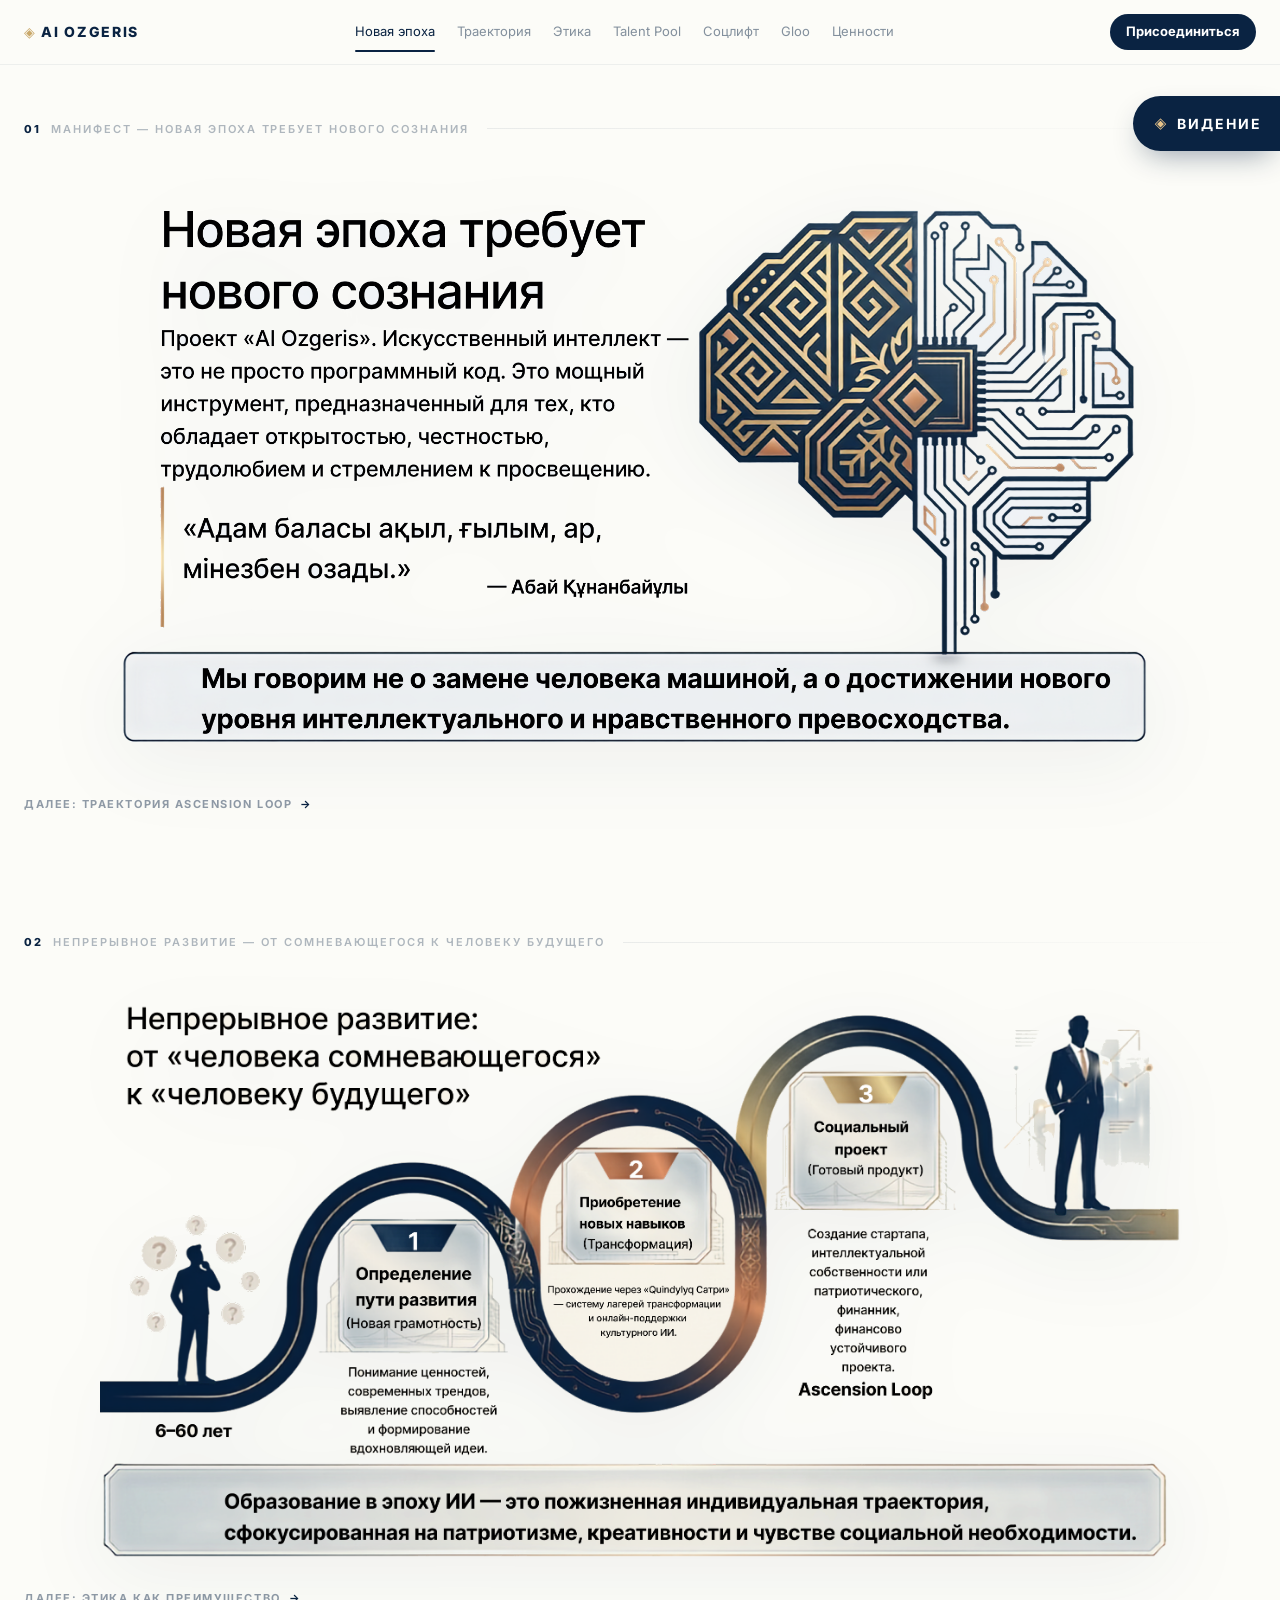
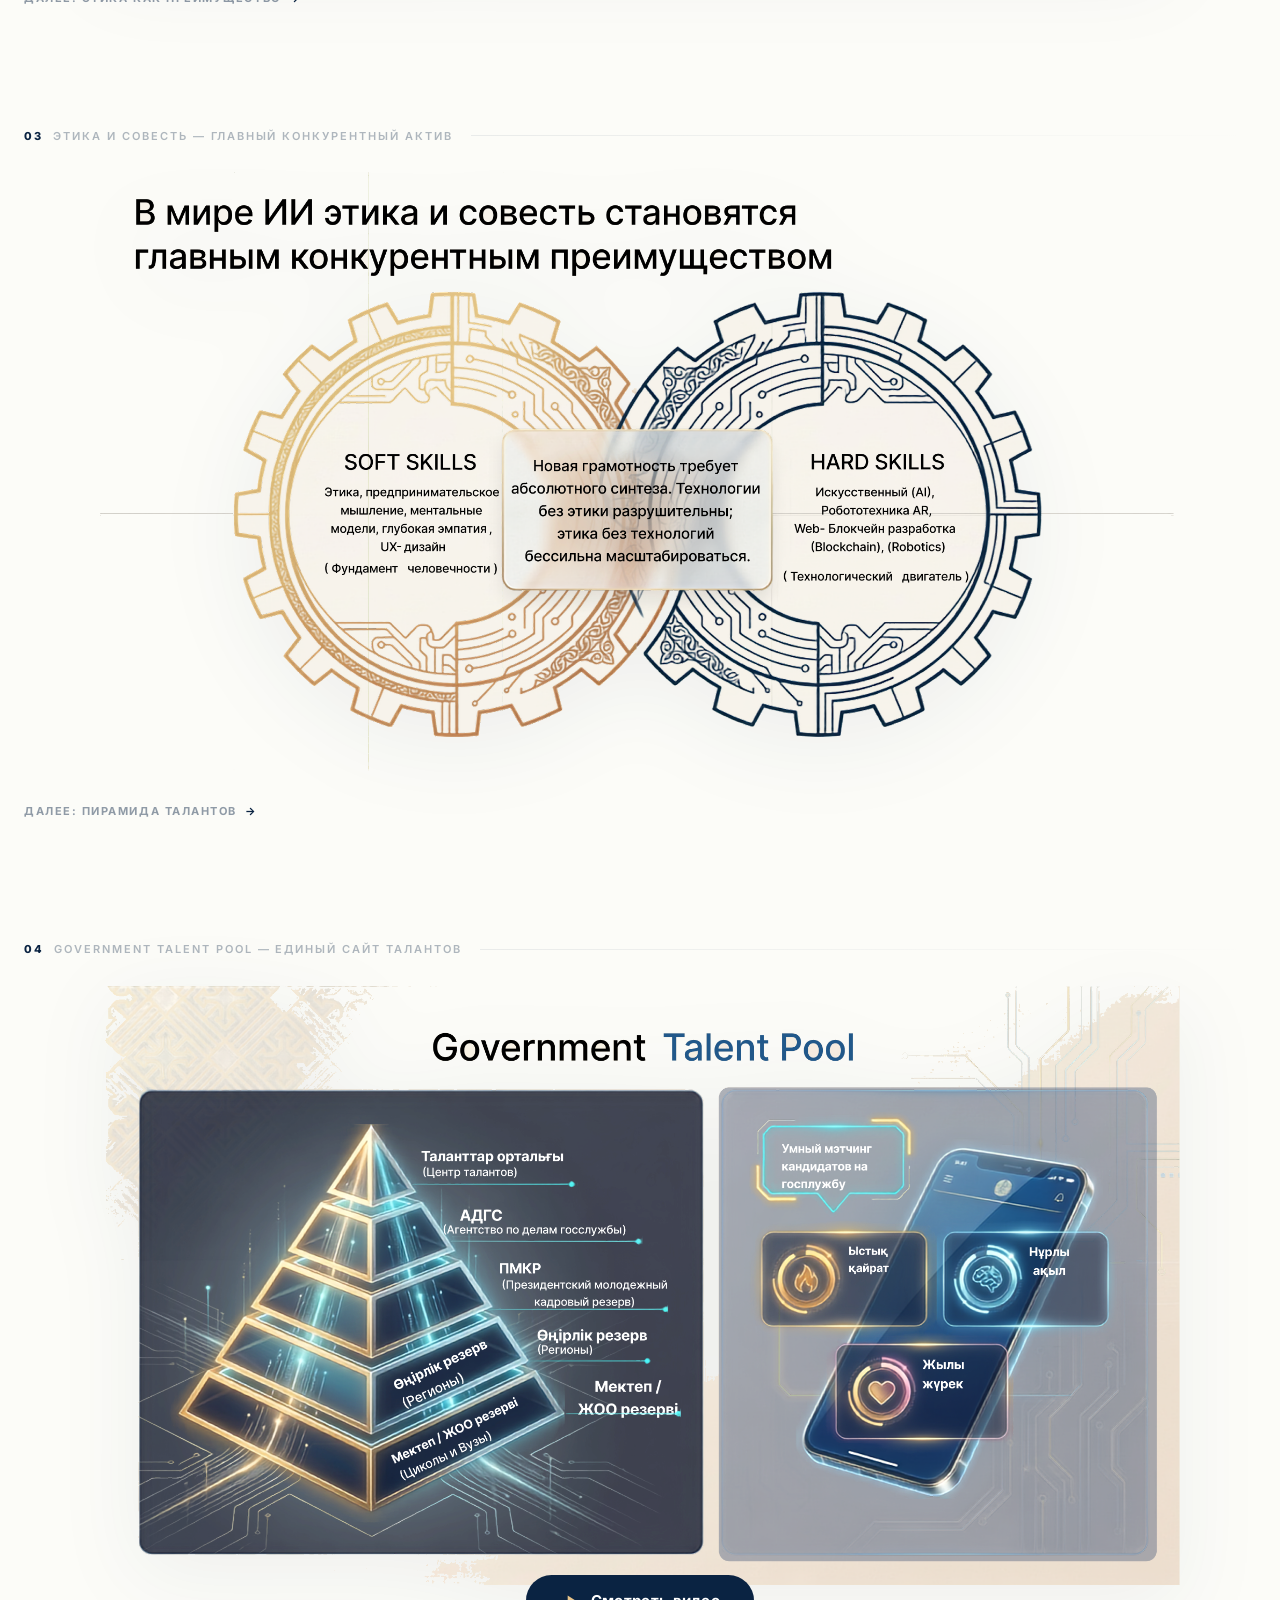
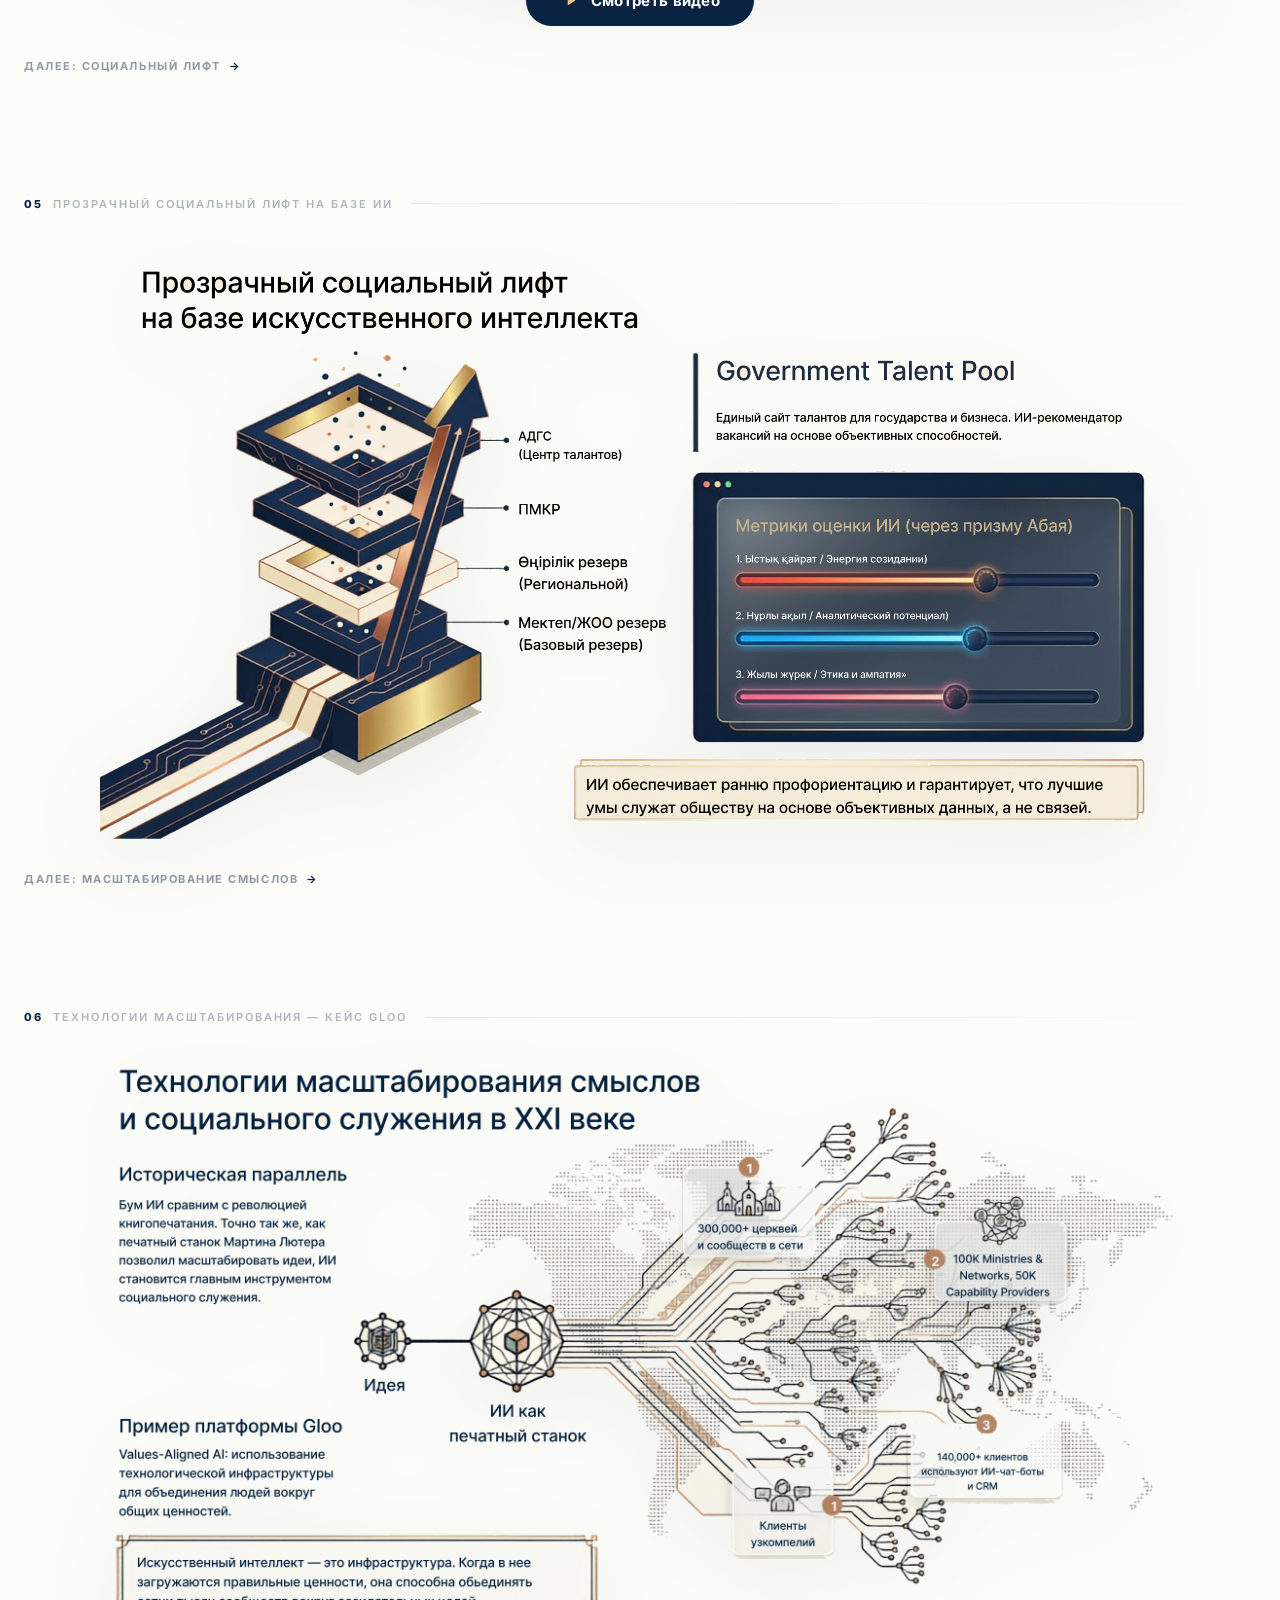
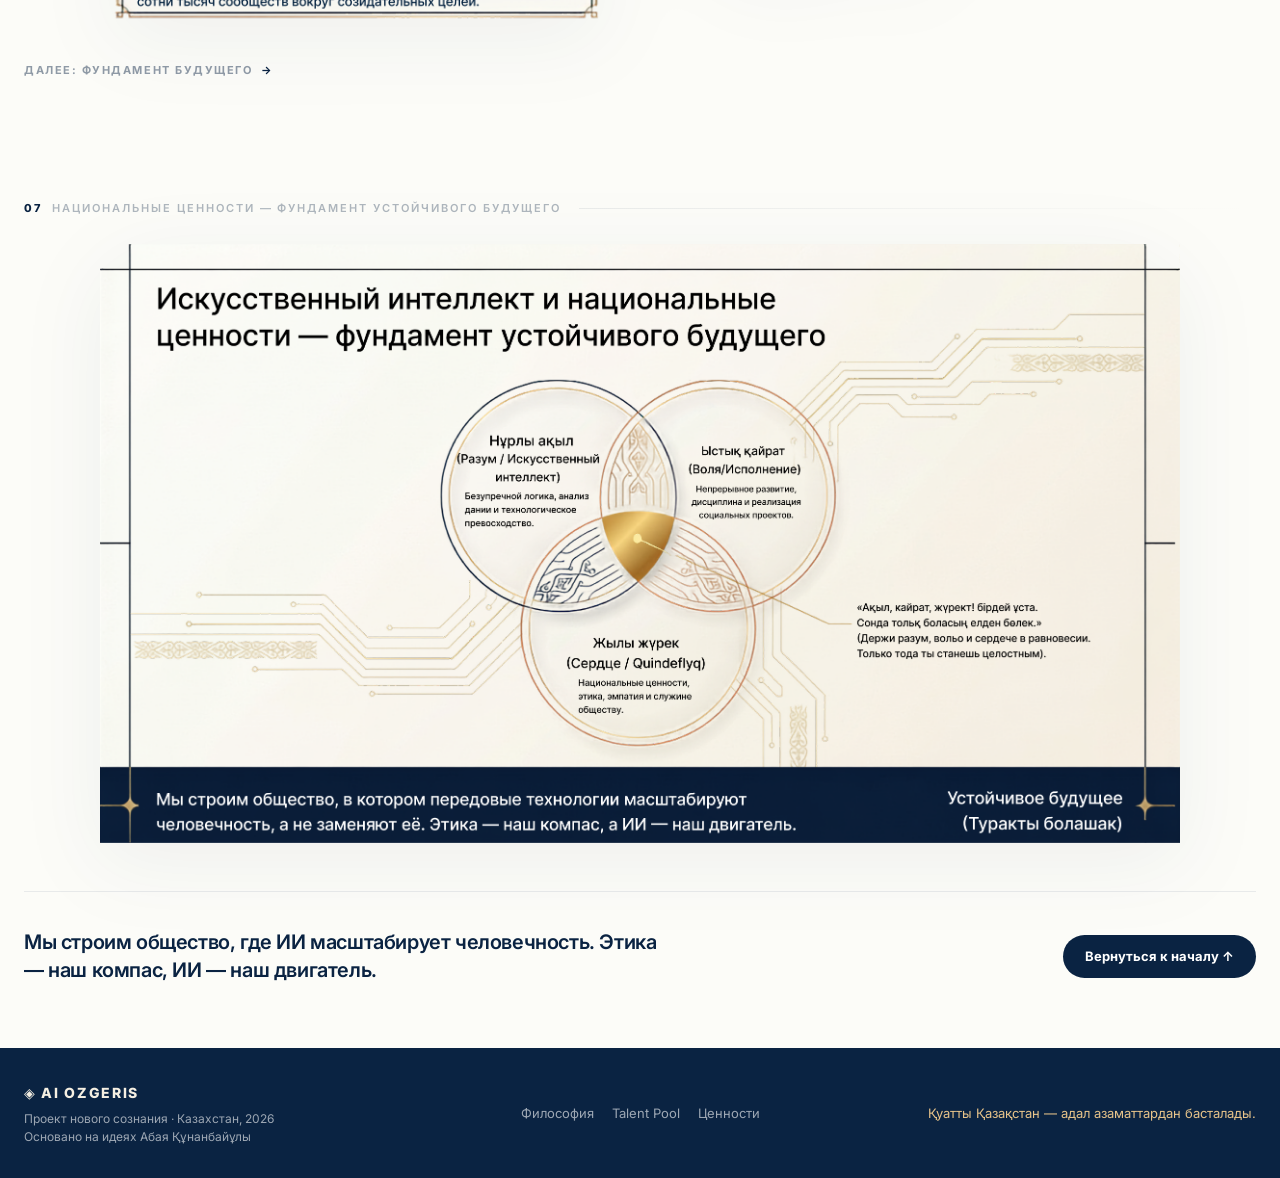
<file: index.html>
<!DOCTYPE html>
<html lang="ru">
<head>
<meta charset="UTF-8">
<meta name="viewport" content="width=device-width, initial-scale=1.0">
<title>AI Ozgeris — Новая эпоха требует нового сознания</title>
<link href="https://fonts.googleapis.com/css2?family=Inter:wght@400;500;600;700;800&family=Cormorant+Garamond:wght@600&display=swap" rel="stylesheet">
<link rel="stylesheet" href="style.css">
</head>
<body>
<div class="progress" id="progress"></div>

<nav class="nav" id="nav">
  <div class="nav-inner">
    <a class="logo" href="#"><span class="logo-mark">◈</span> AI OZGERIS</a>
    <div class="nav-links">
      <a href="#s1" data-n="01">Новая эпоха</a>
      <a href="#s2" data-n="02">Траектория</a>
      <a href="#s3" data-n="03">Этика</a>
      <a href="#s4" data-n="04">Talent Pool</a>
      <a href="#s5" data-n="05">Соцлифт</a>
      <a href="#s6" data-n="06">Gloo</a>
      <a href="#s7" data-n="07">Ценности</a>
    </div>
    <a class="nav-cta" href="#s4">Присоединиться</a>
    <button class="burger" onclick="toggleMenu()" aria-label="меню">☰</button>
  </div>
  <div class="mobile-menu" id="mobileMenu">
    <a href="#s1">01 Новая эпоха</a><a href="#s2">02 Траектория</a><a href="#s3">03 Этика</a><a href="#s4">04 Talent Pool</a><a href="#s5">05 Соцлифт</a><a href="#s6">06 Gloo</a><a href="#s7">07 Ценности</a>
  </div>
</nav>

<main>

  <section id="s1" class="png-sec sec-1" data-chapter="01 / Манифест">
    <div class="container">
      <div class="chapter-label"><span>01</span> Манифест — Новая эпоха требует нового сознания</div>
      <div class="png-card reveal">
        <img src="pngs/Group 2672_apple.png" alt="Новая эпоха требует нового сознания — мозг орнамент и плата" loading="eager">
      </div>
      <a class="next-chapter" href="#s2">Далее: Траектория Ascension Loop <span>→</span></a>
    </div>
  </section>

  <section id="s2" class="png-sec sec-2" data-chapter="02 / Траектория">
    <div class="container">
      <div class="chapter-label dark"><span>02</span> Непрерывное развитие — от сомневающегося к человеку будущего</div>
      <div class="png-card reveal">
        <img src="pngs/Group 2673_apple.png" alt="Траектория 3 этапа Ascension Loop" loading="lazy">
      </div>
      <a class="next-chapter" href="#s3">Далее: Этика как преимущество <span>→</span></a>
    </div>
  </section>

  <section id="s3" class="png-sec sec-3" data-chapter="03 / Этика">
    <div class="container">
      <div class="chapter-label"><span>03</span> Этика и совесть — главный конкурентный актив</div>
      <div class="png-card reveal">
        <img src="pngs/Group 2674_apple.png" alt="Soft vs Hard skills шестерни" loading="lazy">
      </div>
      <a class="next-chapter" href="#s4">Далее: Пирамида талантов <span>→</span></a>
    </div>
  </section>

  <section id="s4" class="png-sec sec-4" data-chapter="04 / Talent Pool">
    <div class="container">
      <div class="chapter-label"><span>04</span> Government Talent Pool — единый сайт талантов</div>
      <div class="png-card reveal">
        <img src="pngs/Group 2675_apple.png" alt="Пирамида талантов и телефон матчинга" loading="lazy">
      </div>
      <button class="video-open" data-video="video/смарт hr.MOV">
        <svg viewBox="0 0 24 24" aria-hidden="true"><path d="M8 5v14l11-7z"/></svg>
        Смотреть видео
      </button>
      <a class="next-chapter" href="#s5">Далее: Социальный лифт <span>→</span></a>
    </div>
  </section>

  <section id="s5" class="png-sec sec-5" data-chapter="05 / Соцлифт">
    <div class="container">
      <div class="chapter-label"><span>05</span> Прозрачный социальный лифт на базе ИИ</div>
      <div class="png-card reveal">
        <img src="pngs/Group 2676_apple.png" alt="Социальный лифт и метрики Абая" loading="lazy">
      </div>
      <a class="next-chapter" href="#s6">Далее: Масштабирование смыслов <span>→</span></a>
    </div>
  </section>

  <section id="s6" class="png-sec sec-6" data-chapter="06 / Gloo">
    <div class="container">
      <div class="chapter-label"><span>06</span> Технологии масштабирования — кейс Gloo</div>
      <div class="png-card wide reveal">
        <img src="pngs/Group 2677_apple.png" alt="Карта мира печатный станок Gloo" loading="lazy">
      </div>
      <a class="next-chapter" href="#s7">Далее: Фундамент будущего <span>→</span></a>
    </div>
  </section>

  <section id="s7" class="png-sec sec-7" data-chapter="07 / Ценности">
    <div class="container">
      <div class="chapter-label"><span>07</span> Национальные ценности — фундамент устойчивого будущего</div>
      <div class="png-card reveal">
        <img src="pngs/Group 2678_apple.png" alt="Venn Нұрлы ақыл Ыстық қайрат Жылы жүрек" loading="lazy">
      </div>
      <div class="cta-final">
        <p>Мы строим общество, где ИИ масштабирует человечность. Этика — наш компас, ИИ — наш двигатель.</p>
        <a href="#s1" class="btn-gold">Вернуться к началу ↑</a>
      </div>
    </div>
  </section>
</main>

<footer class="footer">
  <div class="container foot-grid">
    <div><span class="logo">◈ AI OZGERIS</span><p>Проект нового сознания · Казахстан, 2026<br>Основано на идеях Абая Құнанбайұлы</p></div>
    <div class="foot-links"><a href="#s1">Философия</a><a href="#s4">Talent Pool</a><a href="#s7">Ценности</a></div>
    <div class="foot-cta">Қуатты Қазақстан — адал азаматтардан басталады.</div>
  </div>
</footer>

<a class="vision-tab" href="vision.html">Видение</a>
<div class="video-modal" id="videoModal" role="dialog" aria-modal="true" aria-label="Видео">
  <button class="video-close" aria-label="Закрыть">
    <svg viewBox="0 0 24 24" fill="none"><path d="M6 6l12 12M18 6L6 18" stroke="currentColor" stroke-width="2.4" stroke-linecap="round"/></svg>
  </button>
  <video controls playsinline preload="metadata"></video>
</div>
<script src="script.js"></script>
</body>
</html>
</file>
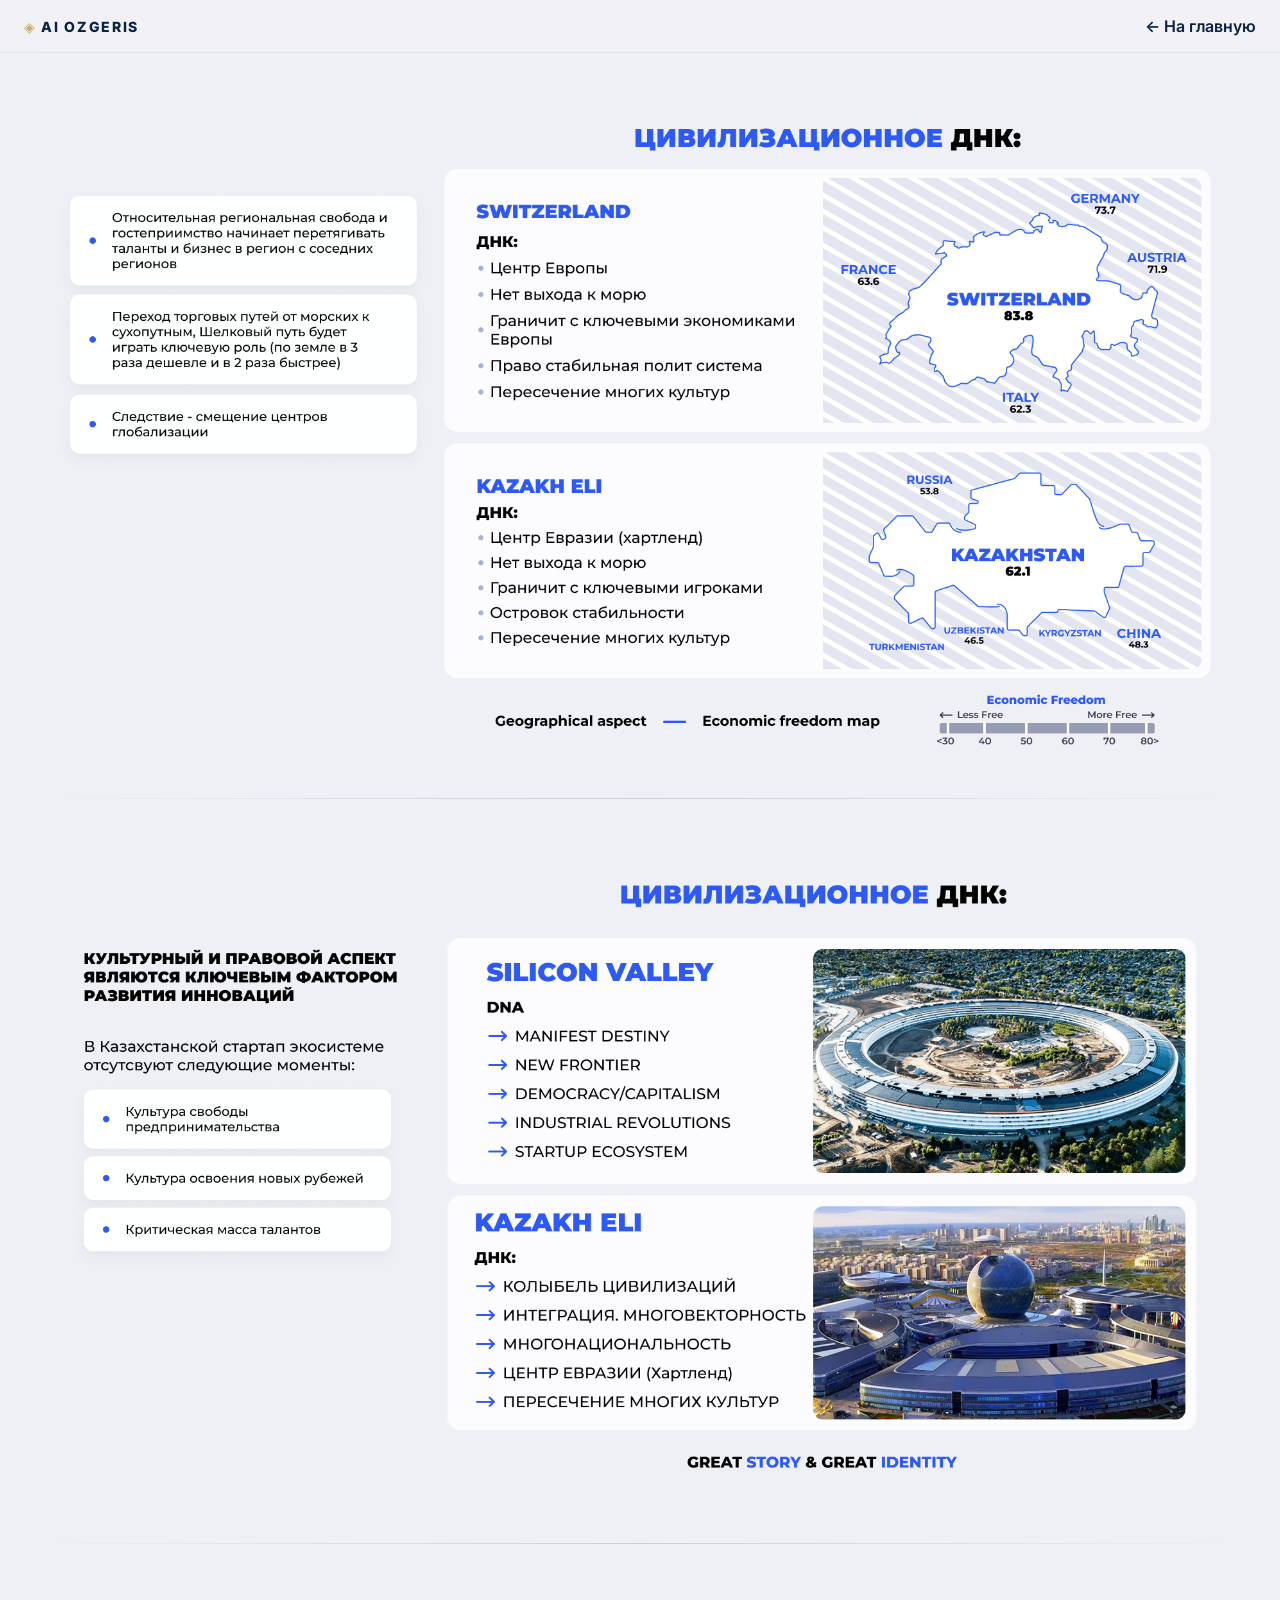
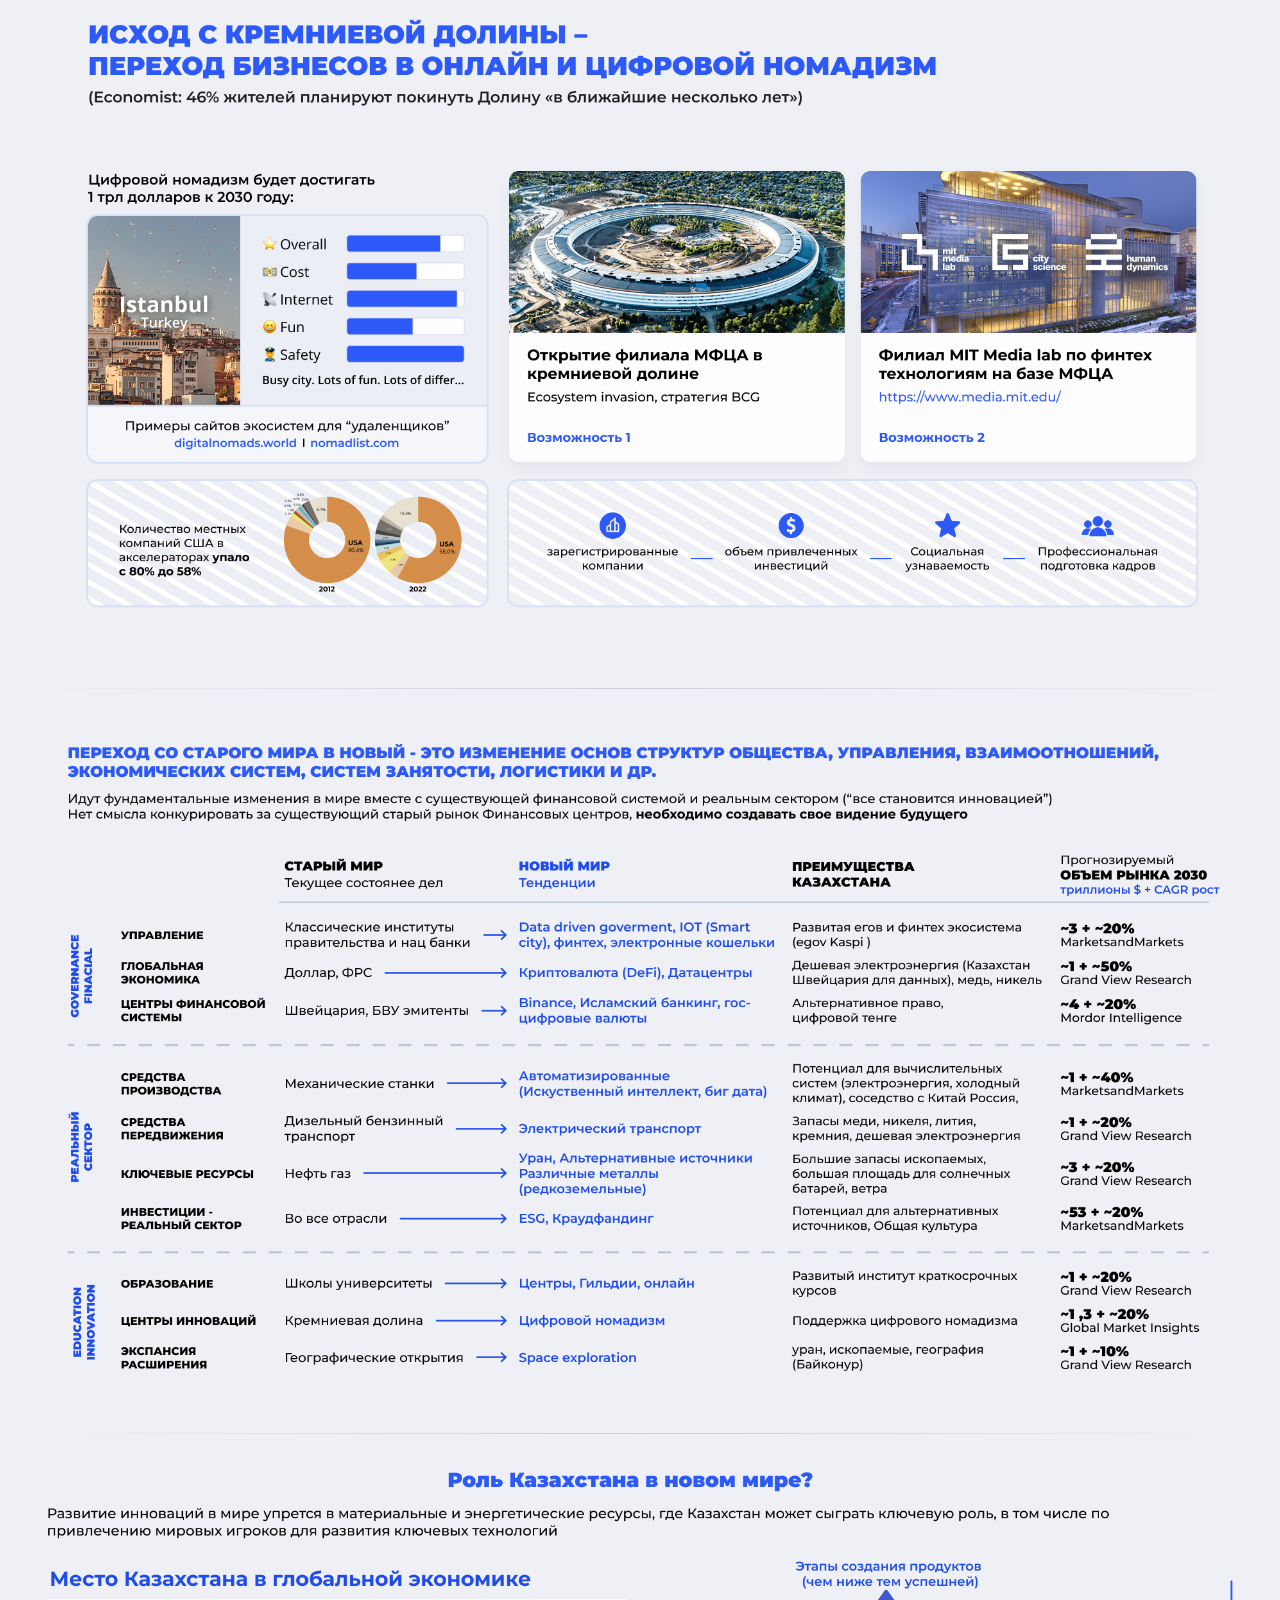
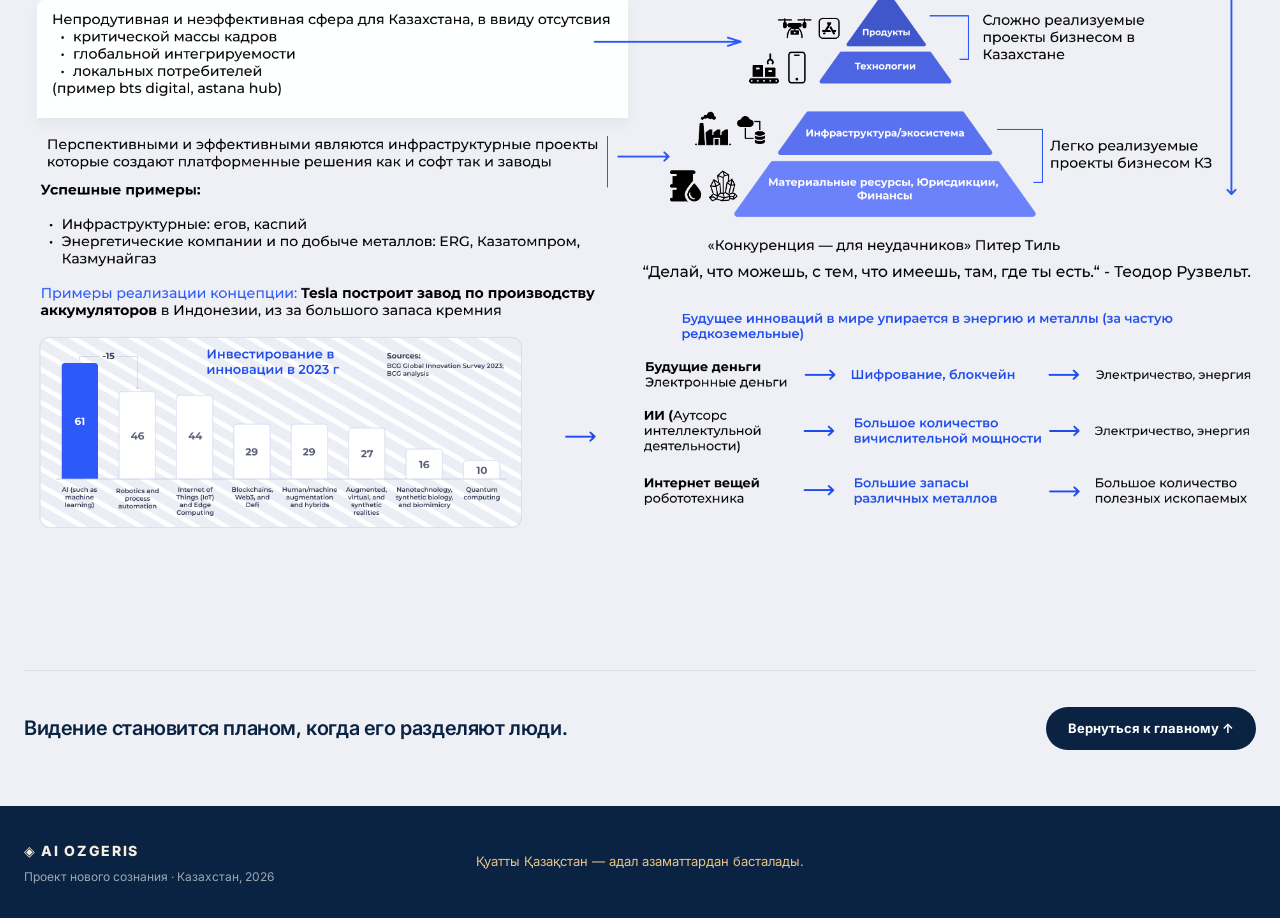
<file: vision.html>
<!DOCTYPE html>
<html lang="ru">
<head>
<meta charset="UTF-8">
<meta name="viewport" content="width=device-width, initial-scale=1.0">
<title>Видение — AI Ozgeris</title>
<link href="https://fonts.googleapis.com/css2?family=Inter:wght@400;500;600;700;800&family=Cormorant+Garamond:wght@600&display=swap" rel="stylesheet">
<link rel="stylesheet" href="style.css">
</head>
<body class="vision-page">
<div class="progress" id="progress"></div>

<nav class="nav" id="nav">
  <div class="nav-inner">
    <a class="logo" href="index.html"><span class="logo-mark">◈</span> AI OZGERIS</a>
    <a class="back-link" href="index.html">← На главную</a>
  </div>
</nav>

<main class="vision-flow">

  <section id="v1" class="png-sec v-slide">
    <div class="png-card reveal">
      <img src="vision/1.png" alt="Видение — слайд 1" loading="eager">
    </div>
  </section>

  <section id="v2" class="png-sec v-slide">
    <div class="png-card reveal">
      <img src="vision/2.png" alt="Видение — слайд 2" loading="lazy">
    </div>
  </section>

  <section id="v3" class="png-sec v-slide">
    <div class="png-card reveal">
      <img src="vision/3.png" alt="Видение — слайд 3" loading="lazy">
    </div>
  </section>

  <section id="v4" class="png-sec v-slide v-b">
    <div class="png-card reveal">
      <img src="vision/4.png" alt="Видение — слайд 4" loading="lazy">
    </div>
  </section>

  <section id="v5" class="png-sec v-slide v-b">
    <div class="png-card reveal">
      <img src="vision/5.png" alt="Видение — слайд 5" loading="lazy">
    </div>
  </section>

  <section class="png-sec v-close">
    <div class="container">
      <div class="cta-final">
        <p>Видение становится планом, когда его разделяют люди.</p>
        <a href="index.html" class="btn-gold">Вернуться к главному ↑</a>
      </div>
    </div>
  </section>

</main>

<footer class="footer">
  <div class="container foot-grid">
    <div><span class="logo">◈ AI OZGERIS</span><p>Проект нового сознания · Казахстан, 2026</p></div>
    <div class="foot-cta">Қуатты Қазақстан — адал азаматтардан басталады.</div>
  </div>
</footer>

<script src="script.js"></script>
</body>
</html>
</file>
<file: style.css>
*{margin:0;padding:0;box-sizing:border-box}
:root{--navy:#0A2342;--gold:#C9A86A;--page:#FCFCF8}
html{scroll-behavior:smooth}
body{font-family:'Inter',system-ui,sans-serif;background:var(--page);color:#101828;line-height:1.5;overflow-x:hidden}
.container{max-width:1280px;margin:0 auto;padding:0 24px}
.progress{position:fixed;top:0;left:0;height:2px;width:0;background:var(--navy);z-index:200;transition:width .08s linear}
.nav{position:sticky;top:0;z-index:100;background:rgba(252,252,248,.82);backdrop-filter:saturate(1.2) blur(16px);border-bottom:1px solid rgba(10,35,66,.06)}
.nav.scrolled{box-shadow:0 1px 0 rgba(10,35,66,.06)}
.nav-inner{max-width:1280px;margin:0 auto;padding:14px 24px;display:flex;align-items:center;justify-content:space-between;gap:20px}
.logo{font-weight:800;letter-spacing:.12em;color:var(--navy);text-decoration:none;font-size:14px}
.logo-mark{color:var(--gold);display:inline-block;transition:transform .6s cubic-bezier(.16,1,.3,1)}
.logo:hover .logo-mark{transform:rotate(180deg)}
.nav-links{display:flex;gap:22px;align-items:center}
.nav-links a{color:rgba(10,35,66,.5);text-decoration:none;font-size:13px;position:relative;padding:4px 0;transition:.2s}
.nav-links a.active{color:var(--navy)}
.nav-links a::after{content:"";position:absolute;left:0;right:0;bottom:-6px;height:1.5px;background:var(--navy);border-radius:99px;transform:scaleX(0);transform-origin:0 50%;transition:transform .3s cubic-bezier(.16,1,.3,1)}
.nav-links a:hover::after,.nav-links a.active::after{transform:scaleX(1)}
.nav-links a:hover{color:var(--navy)}
.nav-cta{background:var(--navy);color:white;padding:8px 16px;border-radius:999px;font-weight:700;font-size:13px;text-decoration:none;transition:.2s}
.nav-cta:hover{transform:translateY(-1px)}
.burger{display:none;background:none;border:none;color:var(--navy);font-size:20px;cursor:pointer}
.mobile-menu{display:none;flex-direction:column;background:var(--page);padding:16px 24px;gap:12px;border-top:1px solid rgba(10,35,66,.06)}
.mobile-menu.open{display:flex}
.mobile-menu a{color:var(--navy);text-decoration:none;font-size:14px}



/* Apple — одна сцена, один фон, фокус на графике */
.png-sec{padding:56px 0 64px;position:relative;background:var(--page)}
.png-sec .chapter-label{font-size:11px;letter-spacing:.18em;text-transform:uppercase;color:rgba(10,35,66,.32);font-weight:600;display:flex;align-items:center;gap:10px;margin-bottom:28px;font-family:'Inter',sans-serif}
.png-sec .chapter-label span{font-size:11px;color:var(--navy);background:none;padding:0;border:none;font-weight:800}
.png-sec .chapter-label::after{content:"";height:1px;flex:1;background:linear-gradient(90deg,rgba(10,35,66,.08),transparent);margin-left:8px}
.png-card{background:transparent;border:none;box-shadow:none;border-radius:0;overflow:visible;line-height:0;display:grid;place-items:center}
.png-card img{width:100%;max-width:1080px;height:auto;display:block;object-fit:contain;filter:drop-shadow(0 18px 40px rgba(10,35,66,.06))}
.next-chapter{display:inline-flex;align-items:center;gap:8px;margin-top:32px;font-size:11px;letter-spacing:.14em;text-transform:uppercase;font-weight:700;color:rgba(10,35,66,.45);text-decoration:none;transition:.2s}
.next-chapter span{color:var(--navy);transition:transform .2s}
.next-chapter:hover{color:var(--navy);gap:12px}
.next-chapter:hover span{transform:translateX(4px)}
.cta-final{margin-top:48px;border-top:1px solid rgba(10,35,66,.08);padding:36px 0 0;display:flex;justify-content:space-between;align-items:center;gap:20px;flex-wrap:wrap;background:none;color:var(--navy)}
.cta-final p{font-size:20px;max-width:640px;line-height:1.4;font-weight:600;letter-spacing:-.02em}
.btn-gold{background:var(--navy);color:white;padding:12px 22px;border-radius:999px;font-weight:700;font-size:13px;text-decoration:none;transition:.2s}
.btn-gold:hover{background:#122f57;transform:translateY(-1px)}

/* reveal — Apple staggered */
.reveal{opacity:0;transform:translateY(16px);transition:700ms cubic-bezier(.16,1,.3,1)}
.reveal.in{opacity:1;transform:none}

/* venn — живой блок вместо картинки */
.venn-sec{background:var(--page)}
.venn-title{font-size:30px;font-weight:800;letter-spacing:-.03em;line-height:1.2;color:var(--navy);margin:6px 0 28px}
.venn-wrap{position:relative;max-width:1060px;margin:0 auto;padding:10px 0 8px}
.venn-grid{position:relative;height:560px;max-width:880px;margin:0 auto}
.vc{position:absolute;width:380px;height:380px;border-radius:50%;border:1.4px solid;background:rgba(255,255,255,.72);backdrop-filter:blur(8px);display:flex;flex-direction:column;align-items:center;justify-content:center;text-align:center;padding:36px;box-shadow:0 8px 32px rgba(10,35,66,.04)}
.vc::before{content:"";position:absolute;inset:10px;border-radius:50%;border:1px solid rgba(201,168,106,.28);pointer-events:none}
.vc h3{font-size:16px;font-weight:800;color:var(--navy);line-height:1}
.vc span{font-size:11px;color:rgba(10,35,66,.55);margin-top:4px}
.vc p{font-size:12.5px;line-height:1.55;color:#2B3440;margin-top:10px;max-width:260px}
.vc-1{left:22px;top:14px;border-color:#0A2342;z-index:2}
.vc-1 h3,.vc-1 span,.vc-1 p{transform:translateX(-8px)}
.vc-2{right:22px;top:14px;border-color:#B78A5A;z-index:2}
.vc-2 h3,.vc-2 span,.vc-2 p{transform:translateX(8px)}
.vc-3{left:50%;transform:translateX(-50%);bottom:18px;border-color:#C9A86A;z-index:2}
.vc-center{position:absolute;left:50%;top:50%;transform:translate(-50%,-50%);width:146px;height:124px;background:radial-gradient(ellipse at 50% 38%, #F5D7A8 0%, #E8C48A 42%, #8C6B2E 100%);clip-path:ellipse(50% 36% at 50% 50%);box-shadow:0 12px 32px rgba(140,107,46,.28), inset 0 1px 0 rgba(255,255,255,.6);border:1.5px solid white;z-index:3}
.vc-center::after{content:"";position:absolute;left:50%;top:42%;transform:translate(-50%,-50%);width:10px;height:10px;background:white;border-radius:50%;box-shadow:0 1px 6px rgba(0,0,0,.2)}
.venn-quote{position:absolute;right:0;top:52%;width:250px;font-size:12.5px;line-height:1.55;color:var(--navy);font-weight:600;padding-left:22px;border-left:2px solid var(--gold)}
.venn-quote small{display:block;margin-top:8px;color:rgba(10,35,66,.5);font-weight:400;font-size:11px;line-height:1.45}
/* тонкие circuit-линии как на оригинале */
.venn-wrap::before,.venn-wrap::after{content:"";position:absolute;pointer-events:none;opacity:.22}
.venn-wrap::before{left:-20px;bottom:40px;width:280px;height:120px;background:
  linear-gradient(90deg, transparent 0, #C9A86A 1px, transparent 1px),
  linear-gradient(#C9A86A 1px, transparent 1px);background-size:0 0; /* placeholder */}
.venn-grid::before{content:"";position:absolute;inset:0;background:
  radial-gradient(ellipse at 18% 82%, transparent 40%, rgba(201,168,106,.06) 41%),
  radial-gradient(ellipse at 82% 18%, transparent 40%, rgba(10,35,66,.04) 41%);pointer-events:none}
.venn-sec .cta-final{margin-top:18px;background:var(--navy);color:white;border:none;border-radius:0;padding:18px 22px}
.venn-sec .cta-final p{color:rgba(255,255,255,.88);font-size:14px;max-width:760px}
.venn-sec .cta-final strong{white-space:nowrap;text-align:right;font-size:13px;line-height:1.3;color:#E8C48A}
.venn-sec .cta-final strong span{font-weight:400;opacity:.9;color:rgba(255,255,255,.7)}

/* ============ видео: кнопка и модалка ============ */
.video-open{position:relative;z-index:2;display:flex;align-items:center;gap:12px;width:fit-content;margin:-10px auto 0;padding:16px 34px;background:var(--navy);color:#fff;border:none;border-radius:999px;font-family:inherit;font-size:15px;font-weight:700;letter-spacing:.02em;cursor:pointer;transition:.2s}
.video-open svg{width:17px;height:17px;fill:#E8C48A;flex:0 0 auto;margin-left:2px}
.video-open:hover{background:#122f57;transform:translateY(-1px);box-shadow:0 10px 24px -10px rgba(10,35,66,.4)}
.video-modal{position:fixed;inset:0;z-index:300;display:none;align-items:center;justify-content:center;padding:24px;background:rgba(252,252,248,.12);backdrop-filter:blur(18px)}
.video-modal.open{display:flex}
.video-modal video{width:min(960px,100%);max-height:86vh;border-radius:16px;box-shadow:0 40px 120px -20px rgba(10,35,66,.45);background:#000;display:block}
.video-close{position:fixed;top:20px;right:20px;width:44px;height:44px;border-radius:50%;border:1px solid rgba(10,35,66,.25);background:rgba(255,255,255,.55);color:#0A2342;display:flex;align-items:center;justify-content:center;cursor:pointer;transition:.2s}
.video-close svg{width:18px;height:18px}
.video-close:hover{background:#fff}

/* ============ кнопка «Видение» справа + страница видения ============ */
.vision-tab{position:fixed;right:0;top:96px;z-index:150;display:flex;align-items:center;gap:9px;padding:16px 18px 16px 22px;background:var(--navy);color:#fff;text-decoration:none;font-size:14px;font-weight:700;letter-spacing:.14em;text-transform:uppercase;border-radius:999px 0 0 999px;box-shadow:0 12px 30px -10px rgba(10,35,66,.45);transition:.2s}
.vision-tab::before{content:"◈";color:#E8C48A;font-size:15px}
.vision-tab:hover{background:#122f57;padding-right:28px}
.back-link{color:var(--navy);text-decoration:none;font-size:16px;font-weight:600;transition:.2s}
.back-link:hover{opacity:.65}

/* ============ страница видения: слайды на своём фоне ============ */
.vision-page .nav{background:rgba(239,240,245,.88)}
.vision-flow .v-slide{background:#EFF0F5;padding:24px 0 28px}
.vision-flow .v-slide.v-b{background:#EFF0F5}
.vision-flow .v-slide:not(:first-child)::before{content:"";position:absolute;top:0;left:50%;transform:translateX(-50%);width:min(1280px,calc(100vw - 48px));height:1px;background:linear-gradient(90deg,transparent,rgba(10,35,66,.16),transparent)}
.vision-flow .png-card{width:min(1280px,calc(100vw - 48px));margin-left:calc(50% - min(640px,50vw - 24px))}
.vision-flow .png-card img{max-width:none;filter:none}
.v-close{background:#EFF0F5;padding:48px 0 56px}

.footer .logo{color:#F5EFE2}

@media(prefers-reduced-motion:reduce){
  *{transition-duration:.01ms !important;animation-duration:.01ms !important}
  html{scroll-behavior:auto}
}

.footer{background:var(--navy);color:rgba(255,255,255,.6);padding:32px 0;margin-top:0}
.foot-grid{display:grid;grid-template-columns:1fr auto 1fr;gap:24px;align-items:center}
.foot-grid p{font-size:12px;margin-top:6px;line-height:1.5}
.foot-links{display:flex;gap:18px;flex-wrap:wrap}
.foot-links a{color:rgba(255,255,255,.6);text-decoration:none;font-size:13px}
.foot-cta{justify-self:end;font-size:13px;color:#E8C48A;text-align:right}

@media(max-width:900px){
  .nav-links,.nav-cta{display:none}
  .burger{display:block}
  .png-sec{padding:28px 0 36px}
  .vision-tab{top:76px;padding:12px 10px 12px 16px;font-size:12px;letter-spacing:.1em}
  .venn-grid{height:auto;display:flex;flex-direction:column;align-items:center;gap:16px}
  .vc{position:relative;left:auto;right:auto;top:auto;bottom:auto;transform:none;width:320px;height:320px}
  .vc-3{transform:none}
  .vc-center{display:none}
  .venn-quote{position:relative;right:auto;top:auto;width:100%;margin-top:14px;text-align:center}
  .venn-title{font-size:24px}
  .foot-grid{grid-template-columns:1fr;gap:16px}
  .foot-cta{justify-self:start;text-align:left}
  .png-card img{filter:none}
}
</file>
